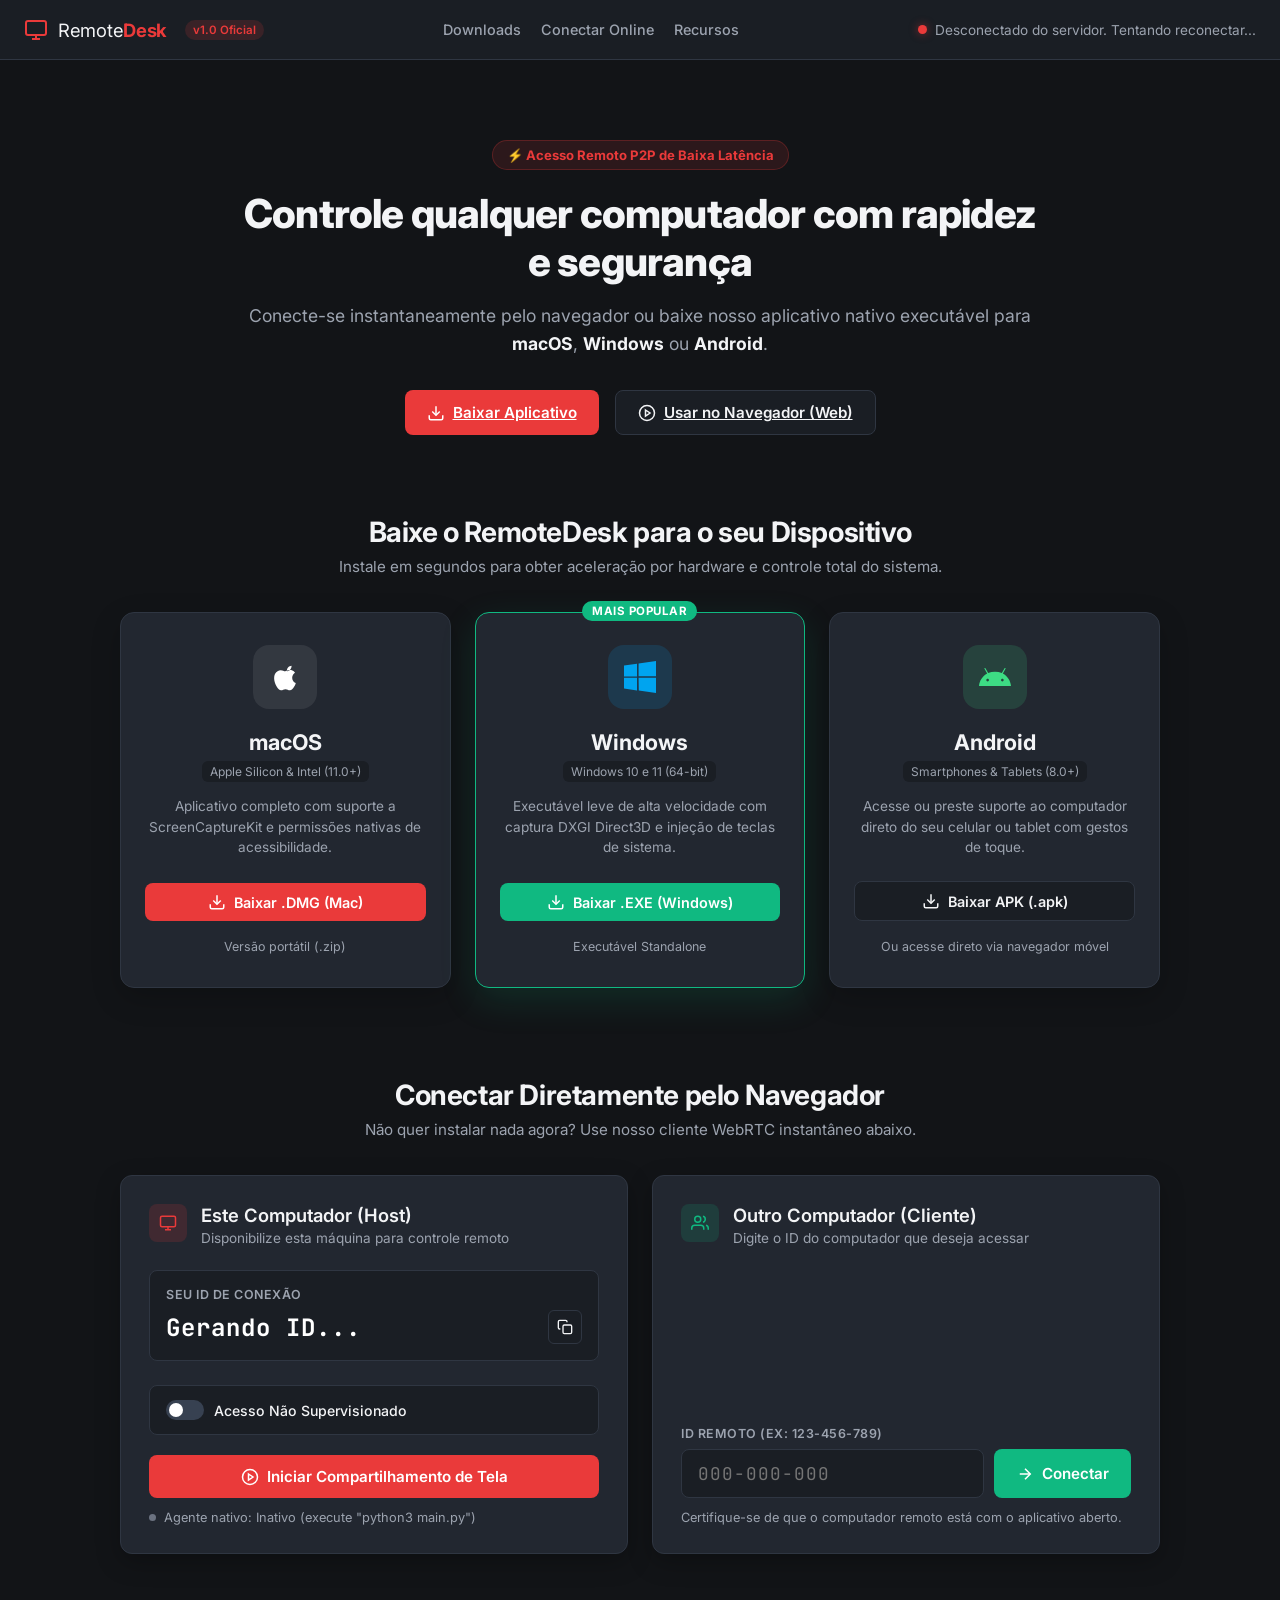
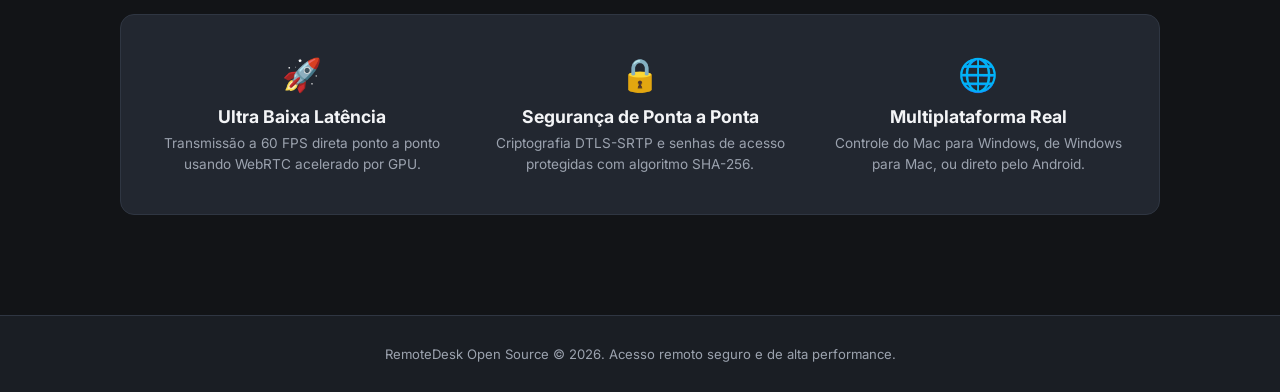
<file: index.html>
<!DOCTYPE html>
<html lang="pt-BR">
<head>
  <meta charset="UTF-8">
  <meta name="viewport" content="width=device-width, initial-scale=1.0">
  <title>RemoteDesk - Acesso Remoto Multiplataforma (Mac, Windows e Android)</title>
  <link rel="stylesheet" href="style.css">
  <link rel="preconnect" href="https://fonts.googleapis.com">
  <link rel="preconnect" href="https://fonts.gstatic.com" crossorigin>
  <link href="https://fonts.googleapis.com/css2?family=Inter:wght@400;500;600;700;800&family=JetBrains+Mono:wght@500;700&display=swap" rel="stylesheet">
</head>
<body>
  <!-- Cabeçalho / Navegação -->
  <header class="app-header">
    <div class="logo-area">
      <div class="logo-icon">
        <svg viewBox="0 0 24 24" width="24" height="24" fill="none" stroke="currentColor" stroke-width="2">
          <rect x="2" y="3" width="20" height="14" rx="2" ry="2"></rect>
          <line x1="8" y1="21" x2="16" y2="21"></line>
          <line x1="12" y1="17" x2="12" y2="21"></line>
        </svg>
      </div>
      <span class="logo-text">Remote<strong>Desk</strong></span>
      <span class="tag-version">v1.0 Oficial</span>
    </div>

    <nav class="nav-links">
      <a href="#downloads" class="nav-link">Downloads</a>
      <a href="#console-section" class="nav-link">Conectar Online</a>
      <a href="#recursos" class="nav-link">Recursos</a>
    </nav>

    <div class="header-status">
      <span class="status-indicator" id="server-status-dot"></span>
      <span id="server-status-text">Conectando...</span>
    </div>
  </header>

  <!-- Container Principal: Portal e Console -->
  <main class="main-container" id="dashboard-view">
    
    <!-- Hero Section -->
    <section class="hero-section">
      <div class="hero-badge">⚡ Acesso Remoto P2P de Baixa Latência</div>
      <h1 class="hero-title">Controle qualquer computador com rapidez e segurança</h1>
      <p class="hero-subtitle">
        Conecte-se instantaneamente pelo navegador ou baixe nosso aplicativo nativo executável para <strong>macOS</strong>, <strong>Windows</strong> ou <strong>Android</strong>.
      </p>
      <div class="hero-actions">
        <a href="#downloads" class="btn btn-primary btn-large">
          <svg viewBox="0 0 24 24" width="18" height="18" fill="none" stroke="currentColor" stroke-width="2">
            <path d="M21 15v4a2 2 0 0 1-2 2H5a2 2 0 0 1-2-2v-4"></path>
            <polyline points="7 10 12 15 17 10"></polyline>
            <line x1="12" y1="15" x2="12" y2="3"></line>
          </svg>
          Baixar Aplicativo
        </a>
        <a href="#console-section" class="btn btn-secondary btn-large">
          <svg viewBox="0 0 24 24" width="18" height="18" fill="none" stroke="currentColor" stroke-width="2">
            <circle cx="12" cy="12" r="10"></circle>
            <polygon points="10 8 16 12 10 16 10 8"></polygon>
          </svg>
          Usar no Navegador (Web)
        </a>
      </div>
    </section>

    <!-- SEÇÃO DE DOWNLOADS PARA TODAS AS PLATAFORMAS -->
    <section class="downloads-section" id="downloads">
      <div class="section-header">
        <h2>Baixe o RemoteDesk para o seu Dispositivo</h2>
        <p>Instale em segundos para obter aceleração por hardware e controle total do sistema.</p>
      </div>

      <div class="download-cards-grid">
        
        <!-- Card macOS -->
        <div class="download-card">
          <div class="os-icon-wrapper mac-icon">
            <svg viewBox="0 0 24 24" width="32" height="32" fill="currentColor">
              <path d="M18.71 19.5c-.83 1.24-1.71 2.45-3.05 2.47-1.34.03-1.77-.79-3.29-.79-1.53 0-2 .77-3.27.82-1.31.05-2.3-1.32-3.14-2.53C4.25 17 2.94 12.45 4.7 9.39c.87-1.52 2.43-2.48 4.12-2.51 1.28-.02 2.5.87 3.29.87.78 0 2.26-1.07 3.81-.91.65.03 2.47.26 3.64 1.98-.09.06-2.17 1.28-2.15 3.81.03 3.02 2.65 4.03 2.68 4.04-.03.07-.42 1.44-1.38 2.83M15.97 6.37c.62-.75 1.04-1.8 0.93-2.85-.9.04-1.99.6-2.63 1.35-.57.65-.98 1.72-.85 2.74 1 .08 1.93-.49 2.55-1.24z"/>
            </svg>
          </div>
          <h3>macOS</h3>
          <span class="os-version-tag">Apple Silicon & Intel (11.0+)</span>
          <p class="download-desc">Aplicativo completo com suporte a ScreenCaptureKit e permissões nativas de acessibilidade.</p>
          <a href="downloads/RemoteDesk-macOS.dmg" download="RemoteDesk-macOS.dmg" class="btn btn-primary btn-block">
            <svg viewBox="0 0 24 24" width="18" height="18" fill="none" stroke="currentColor" stroke-width="2">
              <path d="M21 15v4a2 2 0 0 1-2 2H5a2 2 0 0 1-2-2v-4"></path>
              <polyline points="7 10 12 15 17 10"></polyline>
              <line x1="12" y1="15" x2="12" y2="3"></line>
            </svg>
            Baixar .DMG (Mac)
          </a>
          <div class="alt-downloads">
            <a href="downloads/RemoteDesk-macOS.zip" download="RemoteDesk-macOS.zip">Versão portátil (.zip)</a>
          </div>
        </div>

        <!-- Card Windows -->
        <div class="download-card featured">
          <div class="featured-badge">Mais Popular</div>
          <div class="os-icon-wrapper win-icon">
            <svg viewBox="0 0 24 24" width="32" height="32" fill="currentColor">
              <path d="M0 3.449L9.75 2.1v9.451H0m10.949-9.602L24 0v11.4H10.949M0 12.6h9.75v9.451L0 20.699M10.949 12.6H24V24l-12.9-1.801"/>
            </svg>
          </div>
          <h3>Windows</h3>
          <span class="os-version-tag">Windows 10 e 11 (64-bit)</span>
          <p class="download-desc">Executável leve de alta velocidade com captura DXGI Direct3D e injeção de teclas de sistema.</p>
          <a href="downloads/RemoteDesk-Windows.exe" download="RemoteDesk-Windows.exe" class="btn btn-success btn-block">
            <svg viewBox="0 0 24 24" width="18" height="18" fill="none" stroke="currentColor" stroke-width="2">
              <path d="M21 15v4a2 2 0 0 1-2 2H5a2 2 0 0 1-2-2v-4"></path>
              <polyline points="7 10 12 15 17 10"></polyline>
              <line x1="12" y1="15" x2="12" y2="3"></line>
            </svg>
            Baixar .EXE (Windows)
          </a>
          <div class="alt-downloads">
            <a href="downloads/RemoteDesk-Windows.exe" download="RemoteDesk-Windows.exe">Executável Standalone</a>
          </div>
        </div>

        <!-- Card Android -->
        <div class="download-card">
          <div class="os-icon-wrapper android-icon">
            <svg viewBox="0 0 24 24" width="32" height="32" fill="currentColor">
              <path d="M17.523 15.3414c-.5511 0-.9993-.4486-.9993-.9997s.4482-.9993.9993-.9993c.551 0 .9993.4482.9993.9993.0001.5511-.4483.9997-.9993.9997m-11.046 0c-.5511 0-.9993-.4486-.9993-.9997s.4482-.9993.9993-.9993c.5511 0 .9993.4482.9993.9993 0 .5511-.4482.9997-.9993.9997m11.4045-6.02l1.9973-3.4592a.416.416 0 00-.1521-.5676.416.416 0 00-.5676.1521l-2.0223 3.503C15.5902 8.4116 13.8533 8.125 12 8.125s-3.5902.2866-5.1368.8247L4.8409 5.4467a.4161.4161 0 00-.5677-.1521.4157.4157 0 00-.1521.5676l1.9973 3.4592C2.6889 11.1867.3432 14.6589 0 18.761h24c-.3432-4.1021-2.6889-7.5743-6.1185-9.4396"/>
            </svg>
          </div>
          <h3>Android</h3>
          <span class="os-version-tag">Smartphones & Tablets (8.0+)</span>
          <p class="download-desc">Acesse ou preste suporte ao computador direto do seu celular ou tablet com gestos de toque.</p>
          <a href="downloads/RemoteDesk-Android.apk" download="RemoteDesk-Android.apk" class="btn btn-secondary btn-block">
            <svg viewBox="0 0 24 24" width="18" height="18" fill="none" stroke="currentColor" stroke-width="2">
              <path d="M21 15v4a2 2 0 0 1-2 2H5a2 2 0 0 1-2-2v-4"></path>
              <polyline points="7 10 12 15 17 10"></polyline>
              <line x1="12" y1="15" x2="12" y2="3"></line>
            </svg>
            Baixar APK (.apk)
          </a>
          <div class="alt-downloads">
            <a href="#console-section">Ou acesse direto via navegador móvel</a>
          </div>
        </div>

      </div>
    </section>

    <!-- CONSOLE DE CONEXÃO ONLINE (WEB CLIENT) -->
    <section class="console-section" id="console-section">
      <div class="section-header">
        <h2>Conectar Diretamente pelo Navegador</h2>
        <p>Não quer instalar nada agora? Use nosso cliente WebRTC instantâneo abaixo.</p>
      </div>

      <div class="cards-grid">
        
        <!-- Card Host: Este Computador -->
        <section class="card host-card">
          <div class="card-header">
            <div class="badge-icon host-badge">
              <svg viewBox="0 0 24 24" width="18" height="18" fill="none" stroke="currentColor" stroke-width="2">
                <rect x="2" y="3" width="20" height="14" rx="2"></rect>
                <line x1="8" y1="21" x2="16" y2="21"></line>
                <line x1="12" y1="17" x2="12" y2="21"></line>
              </svg>
            </div>
            <div>
              <h2>Este Computador (Host)</h2>
              <p>Disponibilize esta máquina para controle remoto</p>
            </div>
          </div>

          <div class="id-display-container">
            <span class="id-label">Seu ID de Conexão</span>
            <div class="id-number-row">
              <span class="id-number" id="host-id-display">Gerando ID...</span>
              <button class="btn btn-secondary btn-icon" id="btn-copy-id" title="Copiar ID">
                <svg viewBox="0 0 24 24" width="16" height="16" fill="none" stroke="currentColor" stroke-width="2">
                  <rect x="9" y="9" width="13" height="13" rx="2" ry="2"></rect>
                  <path d="M5 15H4a2 2 0 0 1-2-2V4a2 2 0 0 1 2-2h9a2 2 0 0 1 2 2v1"></path>
                </svg>
              </button>
            </div>
          </div>

          <!-- Seção de Acesso Não Supervisionado -->
          <div class="unattended-box">
            <div class="unattended-header">
              <label class="switch-label">
                <input type="checkbox" id="toggle-unattended">
                <span class="switch-slider"></span>
                <span class="switch-text">Acesso Não Supervisionado</span>
              </label>
            </div>
            <div class="unattended-fields hidden" id="unattended-fields">
              <div class="password-input-group">
                <input type="password" id="unattended-password-input" placeholder="Definir senha de acesso fixo" autocomplete="new-password">
                <button class="btn btn-secondary btn-icon" id="btn-save-unattended" title="Salvar Senha">
                  <svg viewBox="0 0 24 24" width="16" height="16" fill="none" stroke="currentColor" stroke-width="2">
                    <path d="M19 21H5a2 2 0 0 1-2-2V5a2 2 0 0 1 2-2h11l5 5v11a2 2 0 0 1-2 2z"></path>
                    <polyline points="17 21 17 13 7 13 7 21"></polyline>
                    <polyline points="7 3 7 8 15 8"></polyline>
                  </svg>
                </button>
              </div>
              <span class="unattended-status" id="unattended-status-badge">Nenhuma senha salva</span>
            </div>
          </div>

          <div class="host-controls">
            <button class="btn btn-primary btn-large" id="btn-start-sharing">
              <svg viewBox="0 0 24 24" width="18" height="18" fill="none" stroke="currentColor" stroke-width="2">
                <circle cx="12" cy="12" r="10"></circle>
                <polygon points="10 8 16 12 10 16 10 8"></polygon>
              </svg>
              Iniciar Compartilhamento de Tela
            </button>
            <div class="agent-status-row">
              <span class="agent-dot" id="agent-status-dot"></span>
              <span class="agent-text" id="agent-status-text">Agente nativo de mouse/teclado: Verificando...</span>
            </div>
          </div>
        </section>

        <!-- Card Cliente: Outro Computador -->
        <section class="card client-card">
          <div class="card-header">
            <div class="badge-icon client-badge">
              <svg viewBox="0 0 24 24" width="18" height="18" fill="none" stroke="currentColor" stroke-width="2">
                <path d="M17 21v-2a4 4 0 0 0-4-4H5a4 4 0 0 0-4 4v2"></path>
                <circle cx="9" cy="7" r="4"></circle>
                <path d="M23 21v-2a4 4 0 0 0-3-3.87"></path>
                <path d="M16 3.13a4 4 0 0 1 0 7.75"></path>
              </svg>
            </div>
            <div>
              <h2>Outro Computador (Cliente)</h2>
              <p>Digite o ID do computador que deseja acessar</p>
            </div>
          </div>

          <div class="remote-connect-form">
            <label for="remote-id-input" class="id-label">ID Remoto (ex: 123-456-789)</label>
            <div class="input-action-row">
              <input type="text" id="remote-id-input" placeholder="000-000-000" maxlength="11" autocomplete="off" spellcheck="false">
              <button class="btn btn-success btn-large" id="btn-connect-remote">
                <svg viewBox="0 0 24 24" width="18" height="18" fill="none" stroke="currentColor" stroke-width="2">
                  <line x1="5" y1="12" x2="19" y2="12"></line>
                  <polyline points="12 5 19 12 12 19"></polyline>
                </svg>
                Conectar
              </button>
            </div>
            <p class="form-tip">Certifique-se de que o computador remoto está com o aplicativo aberto.</p>
          </div>
        </section>

      </div>
    </section>

    <!-- Recursos / Diferenciais -->
    <section class="features-section" id="recursos">
      <div class="feature-item">
        <div class="feature-icon">🚀</div>
        <h4>Ultra Baixa Latência</h4>
        <p>Transmissão a 60 FPS direta ponto a ponto usando WebRTC acelerado por GPU.</p>
      </div>
      <div class="feature-item">
        <div class="feature-icon">🔒</div>
        <h4>Segurança de Ponta a Ponta</h4>
        <p>Criptografia DTLS-SRTP e senhas de acesso protegidas com algoritmo SHA-256.</p>
      </div>
      <div class="feature-item">
        <div class="feature-icon">🌐</div>
        <h4>Multiplataforma Real</h4>
        <p>Controle do Mac para Windows, de Windows para Mac, ou direto pelo Android.</p>
      </div>
    </section>

  </main>

  <!-- Visualização de Sessão Ativa (Stream Remoto) -->
  <section class="remote-session-container hidden" id="remote-session-view">
    <div class="session-toolbar">
      <div class="toolbar-left">
        <span class="live-badge">AO VIVO</span>
        <span class="session-peer-id" id="session-target-id">Conectado a: ...</span>
      </div>
      <div class="toolbar-center">
        <button class="tool-btn active" id="btn-toggle-input" title="Alternar Controle de Mouse e Teclado">
          <svg viewBox="0 0 24 24" width="16" height="16" fill="none" stroke="currentColor" stroke-width="2">
            <rect x="2" y="3" width="20" height="14" rx="2"></rect>
            <path d="M6 8h.01M10 8h.01M14 8h.01M18 8h.01M6 12h.01M18 12h.01M8 12h8"></path>
          </svg>
          Controle Ativo
        </button>
        <button class="tool-btn" id="btn-fullscreen" title="Tela Cheia">
          <svg viewBox="0 0 24 24" width="16" height="16" fill="none" stroke="currentColor" stroke-width="2">
            <path d="M8 3H5a2 2 0 0 0-2 2v3m18 0V5a2 2 0 0 0-2-2h-3m0 18h3a2 2 0 0 0 2-2v-3M3 16v3a2 2 0 0 0 2 2h3"></path>
          </svg>
          Tela Cheia
        </button>
      </div>
      <div class="toolbar-right">
        <button class="btn btn-danger" id="btn-disconnect">
          <svg viewBox="0 0 24 24" width="16" height="16" fill="none" stroke="currentColor" stroke-width="2">
            <line x1="18" y1="6" x2="6" y2="18"></line>
            <line x1="6" y1="6" x2="18" y2="18"></line>
          </svg>
          Encerrar
        </button>
      </div>
    </div>

    <div class="viewport-wrapper" id="viewport-wrapper">
      <video id="remote-video" autoplay playsinline muted></video>
      <div class="session-overlay" id="session-overlay">
        <div class="spinner"></div>
        <p id="overlay-status-text">Estabelecendo fluxo P2P WebRTC...</p>
      </div>
    </div>
  </section>

  <!-- Modal de Senha para Acesso Não Supervisionado (No Cliente) -->
  <div class="modal-backdrop hidden" id="password-modal">
    <div class="modal-content">
      <div class="modal-icon auth">
        <svg viewBox="0 0 24 24" width="28" height="28" fill="none" stroke="currentColor" stroke-width="2">
          <rect x="3" y="11" width="18" height="11" rx="2" ry="2"></rect>
          <path d="M7 11V7a5 5 0 0 1 10 0v4"></path>
        </svg>
      </div>
      <h3>Autenticação Requerida</h3>
      <p>O computador remoto aceita conexões automáticas via senha:</p>
      
      <div class="modal-password-box">
        <input type="password" id="client-password-input" placeholder="Digite a senha remota" autocomplete="current-password">
        <p class="modal-error-text hidden" id="password-error-text">Senha incorreta. Tente novamente.</p>
      </div>

      <div class="modal-actions-column">
        <button class="btn btn-success btn-large" id="btn-submit-password">Entrar com Senha</button>
        <button class="btn btn-secondary" id="btn-request-manual">Solicitar Aprovação Manual</button>
        <button class="btn btn-link" id="btn-cancel-password">Cancelar</button>
      </div>
    </div>
  </div>

  <!-- Modal de Solicitação de Acesso (No Host) -->
  <div class="modal-backdrop hidden" id="access-modal">
    <div class="modal-content">
      <div class="modal-icon warning">
        <svg viewBox="0 0 24 24" width="28" height="28" fill="none" stroke="currentColor" stroke-width="2">
          <path d="M10.29 3.86L1.82 18a2 2 0 0 0 1.71 3h16.94a2 2 0 0 0 1.71-3L13.71 3.86a2 2 0 0 0-3.42 0z"></path>
          <line x1="12" y1="9" x2="12" y2="13"></line>
          <line x1="12" y1="17" x2="12.01" y2="17"></line>
        </svg>
      </div>
      <h3>Solicitação de Acesso Remoto</h3>
      <p>O cliente <strong id="modal-client-name">Cliente Remoto</strong> está solicitando controle deste computador.</p>
      <div class="modal-actions">
        <button class="btn btn-secondary" id="btn-reject-access">Recusar</button>
        <button class="btn btn-success" id="btn-accept-access">Permitir Acesso</button>
      </div>
    </div>
  </div>

  <!-- Rodapé -->
  <footer class="app-footer">
    <p>RemoteDesk Open Source &copy; 2026. Acesso remoto seguro e de alta performance.</p>
  </footer>

  <script src="app.js"></script>
</body>
</html>
</file>
<file: style.css>
:root {
  --bg-primary: #121417;
  --bg-secondary: #1a1e24;
  --bg-card: #222730;
  --border-color: #2f3642;
  --accent-red: #ea3a3a;
  --accent-red-hover: #d12e2e;
  --accent-green: #10b981;
  --accent-green-hover: #059669;
  --text-main: #f3f4f6;
  --text-muted: #9ca3af;
  --font-sans: 'Inter', -apple-system, BlinkMacSystemFont, sans-serif;
  --font-mono: 'JetBrains Mono', monospace;
}

* {
  margin: 0;
  padding: 0;
  box-sizing: border-box;
}

body {
  font-family: var(--font-sans);
  background-color: var(--bg-primary);
  color: var(--text-main);
  min-height: 100vh;
  display: flex;
  flex-direction: column;
}

/* Header */
.app-header {
  height: 60px;
  background-color: var(--bg-secondary);
  border-bottom: 1px solid var(--border-color);
  display: flex;
  align-items: center;
  justify-content: space-between;
  padding: 0 24px;
}

.logo-area {
  display: flex;
  align-items: center;
  gap: 10px;
}

.logo-icon {
  color: var(--accent-red);
  display: flex;
  align-items: center;
}

.logo-text {
  font-size: 1.15rem;
  letter-spacing: -0.3px;
}

.logo-text strong {
  color: var(--accent-red);
}

.nav-links {
  display: flex;
  align-items: center;
  gap: 20px;
}

.nav-link {
  color: var(--text-muted);
  text-decoration: none;
  font-size: 0.9rem;
  font-weight: 500;
  transition: color 0.15s ease;
}

.nav-link:hover {
  color: #fff;
}

@media (max-width: 768px) {
  .nav-links {
    display: none;
  }
}

.tag-version {
  font-size: 0.72rem;
  background-color: rgba(234, 58, 58, 0.15);
  color: var(--accent-red);
  padding: 3px 8px;
  border-radius: 12px;
  font-weight: 600;
  margin-left: 8px;
}

.header-status {
  display: flex;
  align-items: center;
  gap: 8px;
  font-size: 0.85rem;
  color: var(--text-muted);
}

.status-indicator {
  width: 9px;
  height: 9px;
  border-radius: 50%;
  background-color: #f59e0b; /* Amarelo inicial */
  box-shadow: 0 0 8px rgba(245, 158, 11, 0.5);
}

.status-indicator.online {
  background-color: var(--accent-green);
  box-shadow: 0 0 8px rgba(16, 185, 129, 0.5);
}

.status-indicator.offline {
  background-color: var(--accent-red);
  box-shadow: 0 0 8px rgba(234, 58, 58, 0.5);
}

/* Main Dashboard */
.main-container {
  flex: 1;
  max-width: 1080px;
  margin: 40px auto;
  width: 100%;
  padding: 0 20px;
}

.cards-grid {
  display: grid;
  grid-template-columns: 1fr 1fr;
  gap: 24px;
}

@media (max-width: 768px) {
  .cards-grid {
    grid-template-columns: 1fr;
  }
}

.card {
  background-color: var(--bg-card);
  border: 1px solid var(--border-color);
  border-radius: 12px;
  padding: 28px;
  display: flex;
  flex-direction: column;
  justify-content: space-between;
  box-shadow: 0 8px 24px rgba(0, 0, 0, 0.25);
}

.card-header {
  display: flex;
  align-items: flex-start;
  gap: 14px;
  margin-bottom: 24px;
}

.card-header h2 {
  font-size: 1.15rem;
  font-weight: 600;
  margin-bottom: 4px;
}

.card-header p {
  font-size: 0.85rem;
  color: var(--text-muted);
}

.badge-icon {
  width: 38px;
  height: 38px;
  border-radius: 8px;
  display: flex;
  align-items: center;
  justify-content: center;
  flex-shrink: 0;
}

.host-badge {
  background-color: rgba(234, 58, 58, 0.15);
  color: var(--accent-red);
}

.client-badge {
  background-color: rgba(16, 185, 129, 0.15);
  color: var(--accent-green);
}

/* ID Display */
.id-display-container {
  background-color: var(--bg-secondary);
  border: 1px solid var(--border-color);
  border-radius: 8px;
  padding: 16px;
  margin-bottom: 24px;
}

.id-label {
  display: block;
  font-size: 0.78rem;
  text-transform: uppercase;
  letter-spacing: 0.5px;
  color: var(--text-muted);
  margin-bottom: 8px;
  font-weight: 600;
}

.id-number-row {
  display: flex;
  align-items: center;
  justify-content: space-between;
}

.id-number {
  font-family: var(--font-mono);
  font-size: 1.5rem;
  font-weight: 700;
  letter-spacing: 1px;
  color: #fff;
}

/* Inputs & Forms */
.remote-connect-form {
  margin-top: 10px;
}

.input-action-row {
  display: flex;
  gap: 10px;
  margin-top: 8px;
  margin-bottom: 12px;
}

input[type="text"] {
  flex: 1;
  background-color: var(--bg-secondary);
  border: 1px solid var(--border-color);
  color: #fff;
  font-family: var(--font-mono);
  font-size: 1.1rem;
  padding: 12px 16px;
  border-radius: 8px;
  outline: none;
  letter-spacing: 1px;
}

input[type="text"]:focus {
  border-color: var(--accent-green);
  box-shadow: 0 0 0 2px rgba(16, 185, 129, 0.2);
}

.form-tip {
  font-size: 0.8rem;
  color: var(--text-muted);
}

/* Buttons */
.btn {
  display: inline-flex;
  align-items: center;
  justify-content: center;
  gap: 8px;
  font-family: var(--font-sans);
  font-weight: 600;
  font-size: 0.9rem;
  border-radius: 8px;
  border: none;
  cursor: pointer;
  transition: all 0.2s ease;
  padding: 10px 18px;
}

.btn-large {
  padding: 12px 22px;
  font-size: 0.95rem;
}

.btn-primary {
  background-color: var(--accent-red);
  color: #fff;
}

.btn-primary:hover {
  background-color: var(--accent-red-hover);
}

.btn-success {
  background-color: var(--accent-green);
  color: #fff;
}

.btn-success:hover {
  background-color: var(--accent-green-hover);
}

.btn-secondary {
  background-color: var(--bg-secondary);
  border: 1px solid var(--border-color);
  color: var(--text-main);
}

.btn-secondary:hover {
  background-color: #262c36;
}

.btn-danger {
  background-color: var(--accent-red);
  color: #fff;
}

.btn-icon {
  padding: 8px;
  border-radius: 6px;
}

.host-controls {
  display: flex;
  flex-direction: column;
  gap: 12px;
}

.agent-status-row {
  display: flex;
  align-items: center;
  gap: 8px;
  font-size: 0.8rem;
  color: var(--text-muted);
}

.agent-dot {
  width: 7px;
  height: 7px;
  border-radius: 50%;
  background-color: #6b7280;
}

.agent-dot.online {
  background-color: var(--accent-green);
}

/* Acesso Não Supervisionado */
.unattended-box {
  background-color: var(--bg-secondary);
  border: 1px solid var(--border-color);
  border-radius: 8px;
  padding: 14px 16px;
  margin-bottom: 20px;
}

.unattended-header {
  display: flex;
  align-items: center;
  justify-content: space-between;
}

.switch-label {
  display: flex;
  align-items: center;
  gap: 10px;
  cursor: pointer;
  user-select: none;
}

.switch-label input {
  display: none;
}

.switch-slider {
  width: 38px;
  height: 20px;
  background-color: #374151;
  border-radius: 20px;
  position: relative;
  transition: 0.25s;
}

.switch-slider::before {
  content: "";
  position: absolute;
  width: 14px;
  height: 14px;
  border-radius: 50%;
  background-color: #fff;
  top: 3px;
  left: 3px;
  transition: 0.25s;
}

.switch-label input:checked + .switch-slider {
  background-color: var(--accent-green);
}

.switch-label input:checked + .switch-slider::before {
  transform: translateX(18px);
}

.switch-text {
  font-size: 0.88rem;
  font-weight: 500;
  color: var(--text-main);
}

.unattended-fields {
  margin-top: 14px;
  padding-top: 12px;
  border-top: 1px dashed var(--border-color);
  display: flex;
  flex-direction: column;
  gap: 8px;
}

.password-input-group {
  display: flex;
  gap: 8px;
}

.password-input-group input[type="password"] {
  flex: 1;
  background-color: var(--bg-card);
  border: 1px solid var(--border-color);
  color: #fff;
  padding: 8px 12px;
  border-radius: 6px;
  font-size: 0.9rem;
  outline: none;
}

.password-input-group input[type="password"]:focus {
  border-color: var(--accent-green);
}

.unattended-status {
  font-size: 0.75rem;
  color: var(--text-muted);
}

.unattended-status.saved {
  color: var(--accent-green);
}

/* Remote Session Screen */
.remote-session-container {
  position: fixed;
  top: 0;
  left: 0;
  right: 0;
  bottom: 0;
  background-color: #000;
  display: flex;
  flex-direction: column;
  z-index: 1000;
}

.session-toolbar {
  height: 48px;
  background-color: rgba(26, 30, 36, 0.95);
  backdrop-filter: blur(8px);
  border-bottom: 1px solid var(--border-color);
  display: flex;
  align-items: center;
  justify-content: space-between;
  padding: 0 16px;
  z-index: 10;
}

.toolbar-left, .toolbar-center, .toolbar-right {
  display: flex;
  align-items: center;
  gap: 12px;
}

.live-badge {
  background-color: var(--accent-red);
  color: #fff;
  font-size: 0.68rem;
  font-weight: 700;
  padding: 2px 6px;
  border-radius: 4px;
}

.session-peer-id {
  font-family: var(--font-mono);
  font-size: 0.88rem;
  color: var(--text-main);
}

.tool-btn {
  background: transparent;
  border: 1px solid transparent;
  color: var(--text-muted);
  padding: 6px 12px;
  border-radius: 6px;
  font-size: 0.82rem;
  display: flex;
  align-items: center;
  gap: 6px;
  cursor: pointer;
  transition: all 0.15s;
}

.tool-btn:hover {
  background-color: rgba(255, 255, 255, 0.05);
  color: var(--text-main);
}

.tool-btn.active {
  background-color: rgba(16, 185, 129, 0.15);
  color: var(--accent-green);
  border-color: rgba(16, 185, 129, 0.3);
}

.viewport-wrapper {
  flex: 1;
  position: relative;
  display: flex;
  align-items: center;
  justify-content: center;
  overflow: hidden;
  background-color: #050505;
}

#remote-video {
  max-width: 100%;
  max-height: 100%;
  width: auto;
  height: auto;
  object-fit: contain;
  cursor: crosshair;
}

.session-overlay {
  position: absolute;
  display: flex;
  flex-direction: column;
  align-items: center;
  gap: 16px;
  color: var(--text-muted);
  font-size: 0.9rem;
}

.spinner {
  width: 36px;
  height: 36px;
  border: 3px solid rgba(255, 255, 255, 0.1);
  border-top-color: var(--accent-red);
  border-radius: 50%;
  animation: spin 0.8s linear infinite;
}

@keyframes spin {
  to { transform: rotate(360deg); }
}

/* Modals */
.modal-backdrop {
  position: fixed;
  top: 0;
  left: 0;
  right: 0;
  bottom: 0;
  background-color: rgba(0, 0, 0, 0.7);
  backdrop-filter: blur(4px);
  display: flex;
  align-items: center;
  justify-content: center;
  z-index: 2000;
}

.modal-content {
  background-color: var(--bg-card);
  border: 1px solid var(--border-color);
  border-radius: 12px;
  max-width: 420px;
  width: 90%;
  padding: 28px;
  text-align: center;
  box-shadow: 0 16px 36px rgba(0, 0, 0, 0.5);
}

.modal-icon.warning {
  color: #f59e0b;
  margin-bottom: 16px;
}

.modal-icon.auth {
  color: var(--accent-green);
  margin-bottom: 16px;
}

.modal-password-box {
  margin-bottom: 20px;
}

.modal-password-box input[type="password"] {
  width: 100%;
  background-color: var(--bg-secondary);
  border: 1px solid var(--border-color);
  color: #fff;
  padding: 12px 14px;
  border-radius: 8px;
  font-size: 1rem;
  outline: none;
  text-align: center;
}

.modal-password-box input[type="password"]:focus {
  border-color: var(--accent-green);
}

.modal-error-text {
  color: var(--accent-red);
  font-size: 0.8rem;
  margin-top: 6px;
}

.modal-actions-column {
  display: flex;
  flex-direction: column;
  gap: 10px;
}

.btn-link {
  background: transparent;
  border: none;
  color: var(--text-muted);
  cursor: pointer;
  font-size: 0.85rem;
  padding: 6px;
}

.btn-link:hover {
  color: #fff;
}

.modal-content h3 {
  font-size: 1.25rem;
  margin-bottom: 10px;
}

.modal-content p {
  color: var(--text-muted);
  font-size: 0.9rem;
  margin-bottom: 24px;
}

.modal-actions {
  display: flex;
  gap: 12px;
  justify-content: center;
}

.modal-actions .btn {
  flex: 1;
}

.hidden {
  display: none !important;
}

/* Hero Section */
.hero-section {
  text-align: center;
  padding: 40px 0 60px 0;
  max-width: 800px;
  margin: 0 auto;
}

.hero-badge {
  display: inline-block;
  background-color: rgba(234, 58, 58, 0.12);
  color: var(--accent-red);
  font-size: 0.82rem;
  font-weight: 700;
  padding: 6px 14px;
  border-radius: 20px;
  margin-bottom: 20px;
  border: 1px solid rgba(234, 58, 58, 0.25);
}

.hero-title {
  font-size: 2.5rem;
  font-weight: 800;
  line-height: 1.2;
  margin-bottom: 16px;
  letter-spacing: -0.8px;
}

.hero-subtitle {
  font-size: 1.1rem;
  color: var(--text-muted);
  line-height: 1.6;
  margin-bottom: 32px;
}

.hero-subtitle strong {
  color: var(--text-main);
}

.hero-actions {
  display: flex;
  justify-content: center;
  gap: 16px;
}

@media (max-width: 600px) {
  .hero-title { font-size: 1.8rem; }
  .hero-actions { flex-direction: column; }
}

/* Seção de Downloads */
.downloads-section {
  margin-bottom: 70px;
  padding-top: 20px;
}

.section-header {
  text-align: center;
  margin-bottom: 36px;
}

.section-header h2 {
  font-size: 1.75rem;
  font-weight: 700;
  margin-bottom: 8px;
  letter-spacing: -0.4px;
}

.section-header p {
  color: var(--text-muted);
  font-size: 0.95rem;
}

.download-cards-grid {
  display: grid;
  grid-template-columns: repeat(3, 1fr);
  gap: 24px;
}

@media (max-width: 900px) {
  .download-cards-grid {
    grid-template-columns: 1fr;
  }
}

.download-card {
  background-color: var(--bg-card);
  border: 1px solid var(--border-color);
  border-radius: 14px;
  padding: 32px 24px;
  text-align: center;
  position: relative;
  display: flex;
  flex-direction: column;
  align-items: center;
  transition: transform 0.2s ease, border-color 0.2s ease;
  box-shadow: 0 10px 30px rgba(0, 0, 0, 0.2);
}

.download-card:hover {
  transform: translateY(-4px);
  border-color: #4b5563;
}

.download-card.featured {
  border-color: var(--accent-green);
  box-shadow: 0 12px 36px rgba(16, 185, 129, 0.15);
}

.featured-badge {
  position: absolute;
  top: -12px;
  background-color: var(--accent-green);
  color: #fff;
  font-size: 0.72rem;
  font-weight: 700;
  padding: 3px 10px;
  border-radius: 12px;
  text-transform: uppercase;
  letter-spacing: 0.5px;
}

.os-icon-wrapper {
  width: 64px;
  height: 64px;
  border-radius: 16px;
  display: flex;
  align-items: center;
  justify-content: center;
  margin-bottom: 20px;
}

.mac-icon {
  background-color: rgba(255, 255, 255, 0.08);
  color: #fff;
}

.win-icon {
  background-color: rgba(0, 164, 239, 0.15);
  color: #00a4ef;
}

.android-icon {
  background-color: rgba(61, 220, 132, 0.15);
  color: #3ddc84;
}

.download-card h3 {
  font-size: 1.35rem;
  font-weight: 700;
  margin-bottom: 6px;
}

.os-version-tag {
  font-size: 0.75rem;
  color: var(--text-muted);
  background-color: var(--bg-secondary);
  padding: 3px 8px;
  border-radius: 6px;
  margin-bottom: 14px;
}

.download-desc {
  font-size: 0.85rem;
  color: var(--text-muted);
  line-height: 1.5;
  margin-bottom: 24px;
  flex: 1;
}

.btn-block {
  width: 100%;
  text-decoration: none;
}

.alt-downloads {
  margin-top: 14px;
}

.alt-downloads a {
  color: var(--text-muted);
  font-size: 0.78rem;
  text-decoration: none;
  transition: color 0.15s;
}

.alt-downloads a:hover {
  color: #fff;
  text-decoration: underline;
}

/* Console Section */
.console-section {
  margin-bottom: 60px;
  padding-top: 20px;
}

/* Recursos / Features */
.features-section {
  display: grid;
  grid-template-columns: repeat(3, 1fr);
  gap: 24px;
  margin: 60px 0;
  padding: 40px 24px;
  background-color: var(--bg-card);
  border: 1px solid var(--border-color);
  border-radius: 14px;
}

@media (max-width: 768px) {
  .features-section {
    grid-template-columns: 1fr;
  }
}

.feature-item {
  text-align: center;
}

.feature-icon {
  font-size: 2rem;
  margin-bottom: 12px;
}

.feature-item h4 {
  font-size: 1.1rem;
  font-weight: 700;
  margin-bottom: 6px;
}

.feature-item p {
  color: var(--text-muted);
  font-size: 0.85rem;
  line-height: 1.5;
}

/* Rodapé */
.app-footer {
  text-align: center;
  padding: 30px;
  border-top: 1px solid var(--border-color);
  color: var(--text-muted);
  font-size: 0.82rem;
  background-color: var(--bg-secondary);
}
</file>
